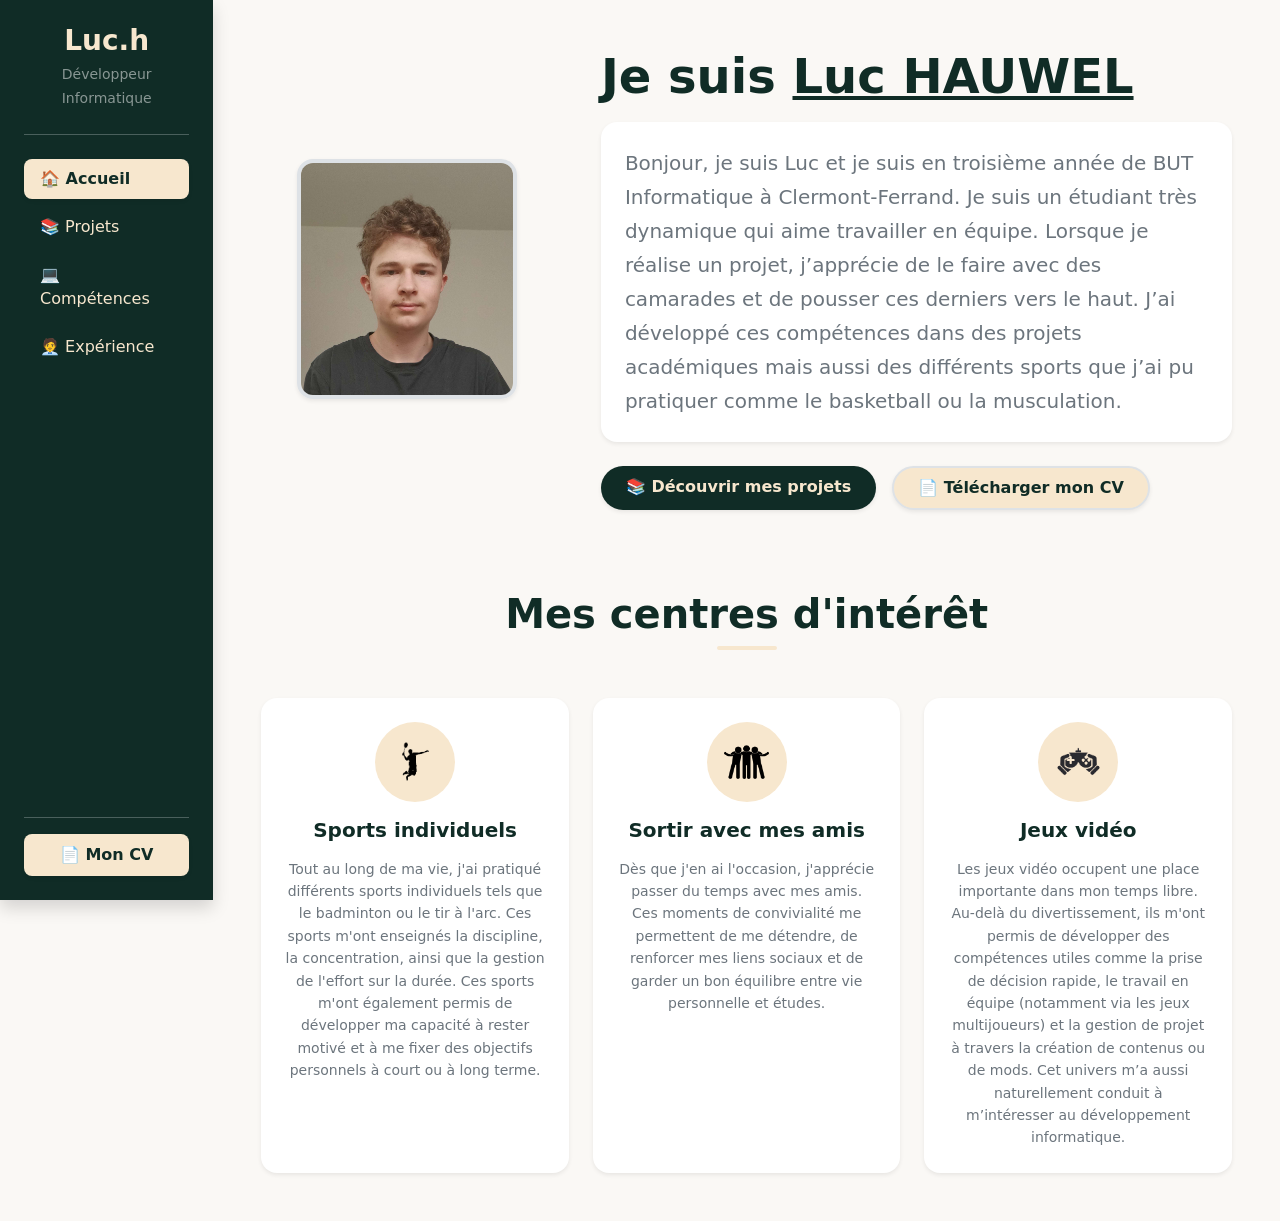
<file: index.html>
<!DOCTYPE html>
<html lang="fr">
<head>
    <meta charset="UTF-8">
    <meta name="viewport" content="width=device-width, initial-scale=1.0">
    <title>🏠 Portfolio - Luc HAUWEL</title>
    <!-- Bootstrap 5 CSS -->
    <link href="https://cdn.jsdelivr.net/npm/bootstrap@5.3.3/dist/css/bootstrap.min.css" rel="stylesheet">
</head>

<body class="min-vh-100" style="background-color: #FAF8F5;">

    <!-- NAVBAR MOBILE (affichée uniquement sur petits écrans < lg) -->
    <nav class="navbar navbar-dark d-lg-none sticky-top px-3 shadow-sm" style="background-color: #102C26;">
        <div class="container-fluid">
            <a class="navbar-brand fw-bold" href="index.html" style="color: #F7E7CE;">Luc.h</a>
            <button class="navbar-toggler border-0" type="button" data-bs-toggle="collapse" data-bs-target="#menuNavbar" aria-controls="menuNavbar" aria-expanded="false" aria-label="Toggle navigation">
                <span class="navbar-toggler-icon"></span>
            </button>
            
            <div class="collapse navbar-collapse mt-3" id="menuNavbar">
                <ul class="navbar-nav gap-2 mb-3">
                    <li class="nav-item">
                        <a class="nav-link active fw-bold px-3 rounded-3" href="index.html" style="background-color: #F7E7CE; color: #102C26;">🏠 Accueil</a>
                    </li>
                    <li class="nav-item">
                        <a class="nav-link px-3" href="projets.html" style="color: #F7E7CE;">📚 Projets</a>
                    </li>
                    <li class="nav-item">
                        <a class="nav-link px-3" href="competences.html" style="color: #F7E7CE;">💻 Compétences</a>
                    </li>
                    <li class="nav-item">
                        <a class="nav-link px-3" href="experiences.html" style="color: #F7E7CE;">🧑‍💼 Expérience</a>
                    </li>
                </ul>
                <a href="documents/CV_HAUWEL_LUC.pdf" download class="btn w-100 fw-bold py-2" style="background-color: #F7E7CE; color: #102C26;">📄 Mon CV</a>
            </div>
        </div>
    </nav>

    <!-- STRUCTURE PRINCIPALE (GRILLE BOOTSTRAP) -->
    <div class="container-fluid">
        <div class="row">

            <!-- SIDEBAR DESKTOP (Fixe à gauche sur écran large) -->
            <aside class="col-lg-3 col-xl-2 d-none d-lg-flex flex-column justify-content-between sticky-top vh-100 p-4 shadow" style="background-color: #102C26;">
                <div>
                    <!-- Logo / Identité -->
                    <div class="text-center pb-4 mb-4 border-bottom border-light border-opacity-25">
                        <h2 class="h3 fw-bold mb-1" style="color: #F7E7CE;">Luc.h</h2>
                        <small class="text-white-50">Développeur Informatique</small>
                    </div>

                    <!-- Navigation -->
                    <nav class="nav nav-pills flex-column gap-2">
                        <a class="nav-link fw-bold px-3 py-2 rounded-3 shadow-sm" href="index.html" style="background-color: #F7E7CE; color: #102C26;">🏠 Accueil</a>
                        <a class="nav-link fw-medium px-3 py-2 rounded-3" href="projets.html" style="color: #F7E7CE;">📚 Projets</a>
                        <a class="nav-link fw-medium px-3 py-2 rounded-3" href="competences.html" style="color: #F7E7CE;">💻 Compétences</a>
                        <a class="nav-link fw-medium px-3 py-2 rounded-3" href="experiences.html" style="color: #F7E7CE;">🧑‍💼 Expérience</a>
                    </nav>
                </div>

                <!-- Bouton Téléchargement CV -->
                <div class="pt-3 border-top border-light border-opacity-25">
                    <a href="documents/CV_HAUWEL_LUC.pdf" download class="btn w-100 fw-bold py-2 shadow-sm rounded-3" style="background-color: #F7E7CE; color: #102C26;">📄 Mon CV</a>
                </div>
            </aside>

            <!-- CONTENU DE LA PAGE -->
            <main class="col-12 col-lg-9 col-xl-10 px-4 px-md-5 py-5">

                <!-- SECTION HERO (PHOTO + PRÉSENTATION) -->
                <section class="row align-items-center g-5 mb-5 pb-lg-3">
                    
                    <!-- Colonne Photo -->
                    <div class="col-12 col-md-5 col-xl-4 text-center">
                        <img src="images/photo_cv.jpg" alt="Luc HAUWEL" width="220" height="240" class="img-fluid rounded-4 shadow-sm border border-4" style="border-color: #F7E7CE; object-fit: cover;">
                    </div>

                    <!-- Colonne Présentation -->
                    <div class="col-12 col-md-7 col-xl-8">

                        <h1 class="display-5 fw-bold mb-3" style="color: #102C26;">
                            Je suis <span class="text-decoration-underline" style="text-decoration-color: #F7E7CE;">Luc HAUWEL</span>
                        </h1>

                        <div class="card border-0 shadow-sm rounded-4 p-4 mb-4" style="background-color: #FFFFFF;">
                            <p class="card-text text-secondary fs-5 mb-0" style="line-height: 1.7;">
                                Bonjour, je suis Luc et je suis en troisième année de BUT Informatique à Clermont-Ferrand. Je suis un étudiant très dynamique qui aime travailler en équipe. Lorsque je réalise un projet, j’apprécie de le faire avec des camarades et de pousser ces derniers vers le haut. J’ai développé ces compétences dans des projets académiques mais aussi des différents sports que j’ai pu pratiquer comme le basketball ou la musculation.
                            </p>
                        </div>

                        <div class="d-flex flex-wrap gap-3">
                            <a href="projets.html" class="btn px-4 py-2 fw-semibold rounded-pill shadow-sm" style="background-color: #102C26; color: #F7E7CE;">📚 Découvrir mes projets</a>
                            <a href="documents/CV_HAUWEL_LUC.pdf" download class="btn px-4 py-2 fw-semibold rounded-pill border border-2 shadow-sm" style="border-color: #102C26; color: #102C26; background-color: #F7E7CE;">📄 Télécharger mon CV</a>
                        </div>
                    </div>

                </section>

                <!-- SECTION CENTRES D'INTÉRÊT -->
                <section class="mt-5 pt-3">
                    <div class="text-center mb-5">
                        <h2 class="display-6 fw-bold mb-2" style="color: #102C26;">Mes centres d'intérêt</h2>
                        <div class="mx-auto rounded-pill" style="width: 60px; height: 4px; background-color: #F7E7CE;"></div>
                    </div>

                    <div class="row g-4">
                        
                        <!-- Carte 1 : Badminton -->
                        <div class="col-12 col-md-4">
                            <div class="card h-100 border-0 shadow-sm rounded-4 p-4 text-center" style="background-color: #FFFFFF;">
                                <div class="rounded-circle d-inline-flex align-items-center justify-content-center mx-auto mb-3" style="width: 80px; height: 80px; background-color: #F7E7CE;">
                                    <img src="images/logo_badminton.png" alt="Sport" width="45" height="45" class="img-fluid" style="object-fit: contain;">
                                </div>
                                <h3 class="h5 fw-bold mb-3" style="color: #102C26;">Sports individuels</h3>
                                <p class="card-text text-secondary small mb-0" style="line-height: 1.6;">
                                    Tout au long de ma vie, j'ai pratiqué différents sports individuels tels que le badminton ou le tir à l'arc. Ces sports m'ont enseignés la discipline, la concentration, ainsi que la gestion de l'effort sur la durée. Ces sports m'ont également permis de développer ma capacité à rester motivé et à me fixer des objectifs personnels à court ou à long terme.
                                </p>
                            </div>
                        </div>

                        <!-- Carte 2 : Amis -->
                        <div class="col-12 col-md-4">
                            <div class="card h-100 border-0 shadow-sm rounded-4 p-4 text-center" style="background-color: #FFFFFF;">
                                <div class="rounded-circle d-inline-flex align-items-center justify-content-center mx-auto mb-3" style="width: 80px; height: 80px; background-color: #F7E7CE;">
                                    <img src="images/logo_amis.png" alt="Amis" width="45" height="45" class="img-fluid" style="object-fit: contain;">
                                </div>
                                <h3 class="h5 fw-bold mb-3" style="color: #102C26;">Sortir avec mes amis</h3>
                                <p class="card-text text-secondary small mb-0" style="line-height: 1.6;">
                                    Dès que j'en ai l'occasion, j'apprécie passer du temps avec mes amis. Ces moments de convivialité me permettent de me détendre, de renforcer mes liens sociaux et de garder un bon équilibre entre vie personnelle et études.
                                </p>
                            </div>
                        </div>

                        <!-- Carte 3 : Jeux vidéo -->
                        <div class="col-12 col-md-4">
                            <div class="card h-100 border-0 shadow-sm rounded-4 p-4 text-center" style="background-color: #FFFFFF;">
                                <div class="rounded-circle d-inline-flex align-items-center justify-content-center mx-auto mb-3" style="width: 80px; height: 80px; background-color: #F7E7CE;">
                                    <img src="images/logo_jeux.jpg" alt="Jeux vidéo" width="45" height="45" class="img-fluid rounded-circle" style="object-fit: contain;">
                                </div>
                                <h3 class="h5 fw-bold mb-3" style="color: #102C26;">Jeux vidéo</h3>
                                <p class="card-text text-secondary small mb-0" style="line-height: 1.6;">
                                    Les jeux vidéo occupent une place importante dans mon temps libre. Au-delà du divertissement, ils m'ont permis de développer des compétences utiles comme la prise de décision rapide, le travail en équipe (notamment via les jeux multijoueurs) et la gestion de projet à travers la création de contenus ou de mods. Cet univers m’a aussi naturellement conduit à m’intéresser au développement informatique.
                                </p>
                            </div>
                        </div>

                    </div>
                </section>

            </main>
        </div>
    </div>

    <!-- Bootstrap 5 JavaScript Bundle -->
    <script src="https://cdn.jsdelivr.net/npm/bootstrap@5.3.3/dist/js/bootstrap.bundle.min.js"></script>
</body>
</html>
</file>
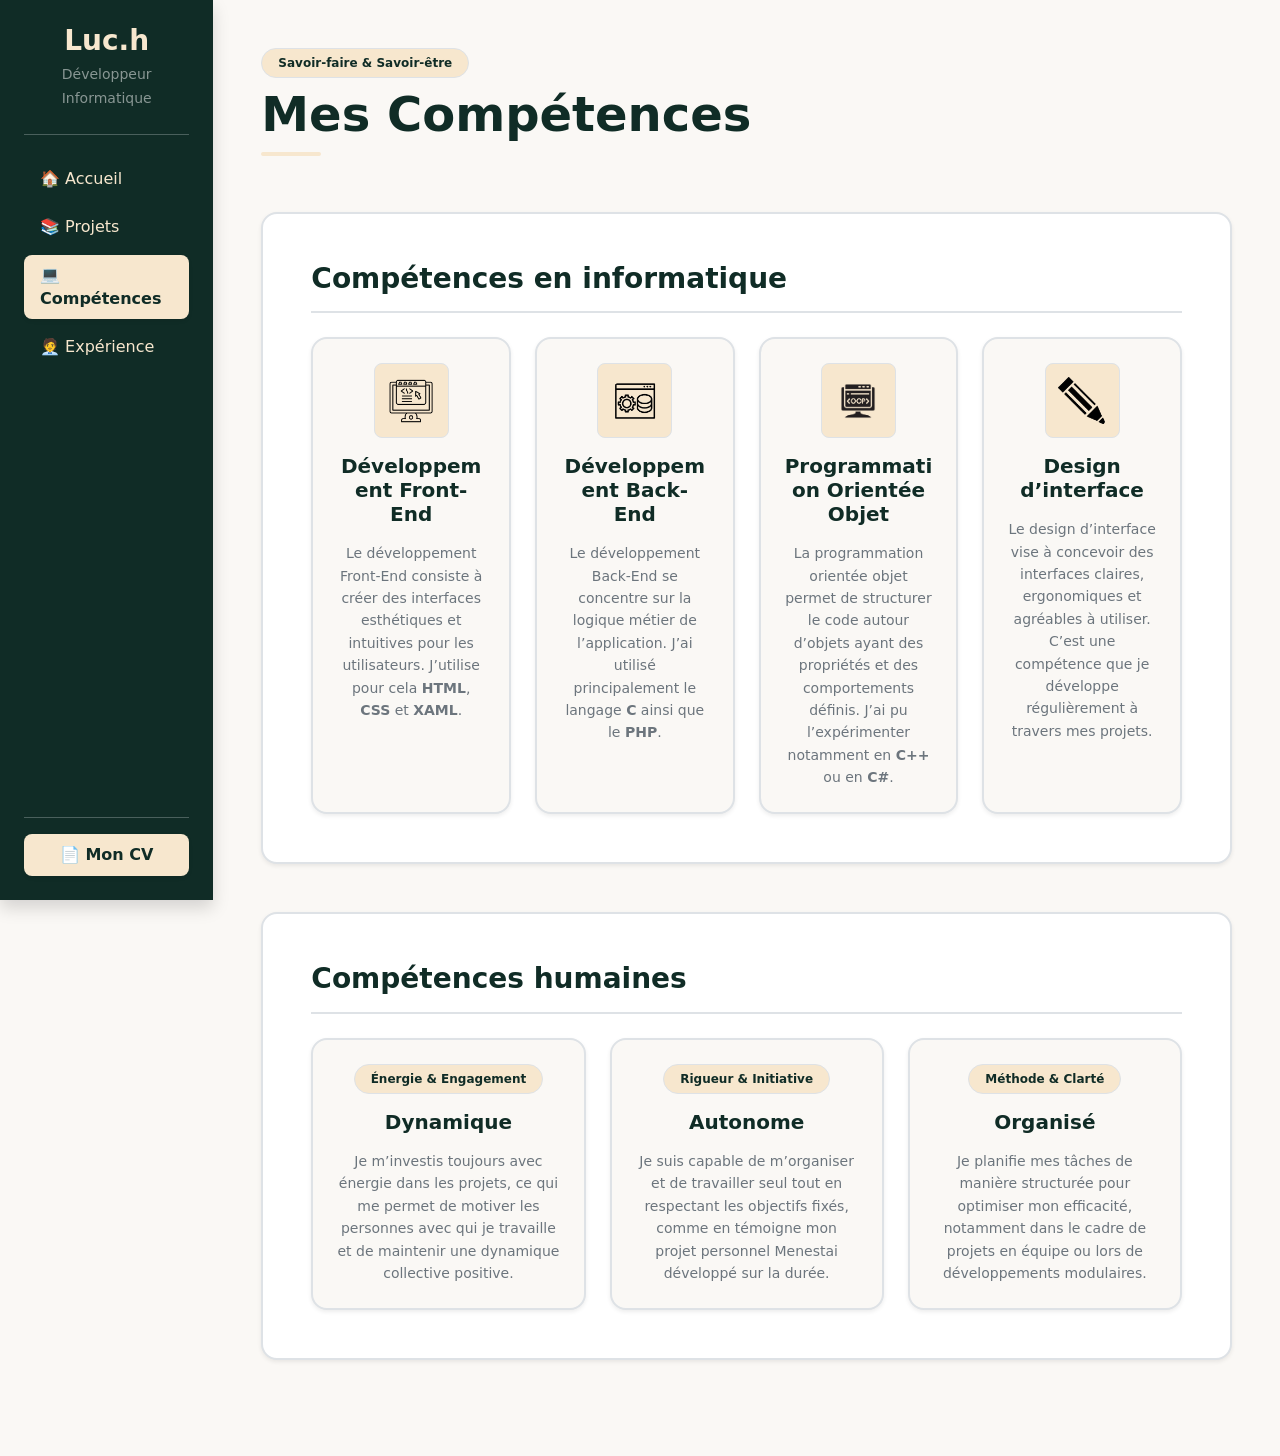
<file: competences.html>
<!DOCTYPE html>
<html lang="fr">
<head>
    <meta charset="UTF-8">
    <meta name="viewport" content="width=device-width, initial-scale=1.0">
    <title>💻 Portfolio - Compétences - Luc HAUWEL</title>
    <!-- Bootstrap 5 CSS -->
    <link href="https://cdn.jsdelivr.net/npm/bootstrap@5.3.3/dist/css/bootstrap.min.css" rel="stylesheet">
</head>

<body class="min-vh-100" style="background-color: #FAF8F5;">

    <!-- NAVBAR MOBILE (affichée uniquement sur petits écrans < lg) -->
    <nav class="navbar navbar-dark d-lg-none sticky-top px-3 shadow-sm" style="background-color: #102C26;">
        <div class="container-fluid">
            <a class="navbar-brand fw-bold" href="index.html" style="color: #F7E7CE;">Luc.h</a>
            <button class="navbar-toggler border-0" type="button" data-bs-toggle="collapse" data-bs-target="#menuNavbar" aria-controls="menuNavbar" aria-expanded="false" aria-label="Toggle navigation">
                <span class="navbar-toggler-icon"></span>
            </button>
            
            <div class="collapse navbar-collapse mt-3" id="menuNavbar">
                <ul class="navbar-nav gap-2 mb-3">
                    <li class="nav-item">
                        <a class="nav-link px-3" href="index.html" style="color: #F7E7CE;">🏠 Accueil</a>
                    </li>
                    <li class="nav-item">
                        <a class="nav-link px-3" href="projets.html" style="color: #F7E7CE;">📚 Projets</a>
                    </li>
                    <li class="nav-item">
                        <a class="nav-link active fw-bold px-3 rounded-3" href="competences.html" style="background-color: #F7E7CE; color: #102C26;">💻 Compétences</a>
                    </li>
                    <li class="nav-item">
                        <a class="nav-link px-3" href="experiences.html" style="color: #F7E7CE;">🧑‍💼 Expérience</a>
                    </li>
                </ul>
                <a href="documents/CV_HAUWEL_LUC.pdf" download class="btn w-100 fw-bold py-2" style="background-color: #F7E7CE; color: #102C26;">📄 Mon CV</a>
            </div>
        </div>
    </nav>

    <!-- STRUCTURE PRINCIPALE (GRILLE BOOTSTRAP) -->
    <div class="container-fluid">
        <div class="row">

            <!-- SIDEBAR DESKTOP (Fixe à gauche sur grand écran) -->
            <aside class="col-lg-3 col-xl-2 d-none d-lg-flex flex-column justify-content-between sticky-top vh-100 p-4 shadow" style="background-color: #102C26;">
                <div>
                    <!-- Logo / Identité -->
                    <div class="text-center pb-4 mb-4 border-bottom border-light border-opacity-25">
                        <h2 class="h3 fw-bold mb-1" style="color: #F7E7CE;">Luc.h</h2>
                        <small class="text-white-50">Développeur Informatique</small>
                    </div>

                    <!-- Navigation -->
                    <nav class="nav nav-pills flex-column gap-2">
                        <a class="nav-link fw-medium px-3 py-2 rounded-3" href="index.html" style="color: #F7E7CE;">🏠 Accueil</a>
                        <a class="nav-link fw-medium px-3 py-2 rounded-3" href="projets.html" style="color: #F7E7CE;">📚 Projets</a>
                        <a class="nav-link fw-bold px-3 py-2 rounded-3 shadow-sm" href="competences.html" style="background-color: #F7E7CE; color: #102C26;">💻 Compétences</a>
                        <a class="nav-link fw-medium px-3 py-2 rounded-3" href="experiences.html" style="color: #F7E7CE;">🧑‍💼 Expérience</a>
                    </nav>
                </div>

                <!-- Bouton Téléchargement CV -->
                <div class="pt-3 border-top border-light border-opacity-25">
                    <a href="documents/CV_HAUWEL_LUC.pdf" download class="btn w-100 fw-bold py-2 shadow-sm rounded-3" style="background-color: #F7E7CE; color: #102C26;">📄 Mon CV</a>
                </div>
            </aside>

            <!-- CONTENU PRINCIPAL -->
            <main class="col-12 col-lg-9 col-xl-10 px-4 px-md-5 py-5">

                <!-- EN-TÊTE DE LA PAGE -->
                <header class="mb-5 pb-2">
                    <span class="badge rounded-pill px-3 py-2 mb-2 fw-semibold border" style="background-color: #F7E7CE; color: #102C26; border-color: #102C26;">
                        Savoir-faire & Savoir-être
                    </span>
                    <h1 class="display-5 fw-bold mb-2" style="color: #102C26;">Mes Compétences</h1>
                    <div class="rounded-pill" style="width: 60px; height: 4px; background-color: #F7E7CE;"></div>
                </header>

                <!-- SECTION 1 : GRAND BLOC COMPÉTENCES EN INFORMATIQUE -->
                <section class="card border border-2 rounded-4 p-4 p-md-5 mb-5 shadow-sm" style="border-color: #102C26; background-color: #FFFFFF;">
                    
                    <!-- Titre de section avec ligne de séparation -->
                    <div class="border-bottom border-2 pb-3 mb-4" style="border-color: #102C26;">
                        <h2 class="h3 fw-bold mb-0" style="color: #102C26;">Compétences en informatique</h2>
                    </div>

                    <!-- Grille des sous-blocs -->
                    <div class="row g-4">
                        
                        <!-- Bloc Front-End -->
                        <div class="col-12 col-md-6 col-xl-3">
                            <div class="card h-100 border border-2 rounded-4 p-4 text-center shadow-sm" style="border-color: #102C26; background-color: #FAF8F5;">
                                <div class="rounded-3 d-inline-flex align-items-center justify-content-center mx-auto mb-3 p-2 border" style="width: 75px; height: 75px; background-color: #F7E7CE; border-color: #102C26;">
                                    <img src="images/front_end.jpg" alt="Front-End" class="img-fluid rounded" style="max-height: 48px; object-fit: contain;">
                                </div>
                                <h3 class="h5 fw-bold mb-3" style="color: #102C26;">Développement Front-End</h3>
                                <p class="card-text text-secondary small mb-0" style="line-height: 1.6;">
                                    Le développement Front-End consiste à créer des interfaces esthétiques et intuitives pour les utilisateurs. J’utilise pour cela <b>HTML</b>, <b>CSS</b> et <b>XAML</b>.
                                </p>
                            </div>
                        </div>

                        <!-- Bloc Back-End -->
                        <div class="col-12 col-md-6 col-xl-3">
                            <div class="card h-100 border border-2 rounded-4 p-4 text-center shadow-sm" style="border-color: #102C26; background-color: #FAF8F5;">
                                <div class="rounded-3 d-inline-flex align-items-center justify-content-center mx-auto mb-3 p-2 border" style="width: 75px; height: 75px; background-color: #F7E7CE; border-color: #102C26;">
                                    <img src="images/back_end.jpg" alt="Back-End" class="img-fluid rounded" style="max-height: 48px; object-fit: contain;">
                                </div>
                                <h3 class="h5 fw-bold mb-3" style="color: #102C26;">Développement Back-End</h3>
                                <p class="card-text text-secondary small mb-0" style="line-height: 1.6;">
                                    Le développement Back-End se concentre sur la logique métier de l’application. J’ai utilisé principalement le langage <b>C</b> ainsi que le <b>PHP</b>.
                                </p>
                            </div>
                        </div>

                        <!-- Bloc POO -->
                        <div class="col-12 col-md-6 col-xl-3">
                            <div class="card h-100 border border-2 rounded-4 p-4 text-center shadow-sm" style="border-color: #102C26; background-color: #FAF8F5;">
                                <div class="rounded-3 d-inline-flex align-items-center justify-content-center mx-auto mb-3 p-2 border" style="width: 75px; height: 75px; background-color: #F7E7CE; border-color: #102C26;">
                                    <img src="images/oop.png" alt="POO" class="img-fluid rounded" style="max-height: 48px; object-fit: contain;">
                                </div>
                                <h3 class="h5 fw-bold mb-3" style="color: #102C26;">Programmation Orientée Objet</h3>
                                <p class="card-text text-secondary small mb-0" style="line-height: 1.6;">
                                    La programmation orientée objet permet de structurer le code autour d’objets ayant des propriétés et des comportements définis. J’ai pu l’expérimenter notamment en <b>C++</b> ou en <b>C#</b>.
                                </p>
                            </div>
                        </div>

                        <!-- Bloc Design d'interface -->
                        <div class="col-12 col-md-6 col-xl-3">
                            <div class="card h-100 border border-2 rounded-4 p-4 text-center shadow-sm" style="border-color: #102C26; background-color: #FAF8F5;">
                                <div class="rounded-3 d-inline-flex align-items-center justify-content-center mx-auto mb-3 p-2 border" style="width: 75px; height: 75px; background-color: #F7E7CE; border-color: #102C26;">
                                    <img src="images/design.jpg" alt="Design d'interface" class="img-fluid rounded" style="max-height: 48px; object-fit: contain;">
                                </div>
                                <h3 class="h5 fw-bold mb-3" style="color: #102C26;">Design d’interface</h3>
                                <p class="card-text text-secondary small mb-0" style="line-height: 1.6;">
                                    Le design d’interface vise à concevoir des interfaces claires, ergonomiques et agréables à utiliser. C’est une compétence que je développe régulièrement à travers mes projets.
                                </p>
                            </div>
                        </div>

                    </div>
                </section>

                <!-- SECTION 2 : GRAND BLOC COMPÉTENCES HUMAINES -->
                <section class="card border border-2 rounded-4 p-4 p-md-5 mb-5 shadow-sm" style="border-color: #102C26; background-color: #FFFFFF;">
                    
                    <!-- Titre de section avec ligne de séparation -->
                    <div class="border-bottom border-2 pb-3 mb-4" style="border-color: #102C26;">
                        <h2 class="h3 fw-bold mb-0" style="color: #102C26;">Compétences humaines</h2>
                    </div>

                    <!-- Grille des sous-blocs -->
                    <div class="row g-4">
                        
                        <!-- Bloc Dynamique -->
                        <div class="col-12 col-md-4">
                            <div class="card h-100 border border-2 rounded-4 p-4 text-center shadow-sm" style="border-color: #102C26; background-color: #FAF8F5;">
                                <div class="badge rounded-pill px-3 py-2 mb-3 fw-semibold align-self-center border" style="background-color: #F7E7CE; color: #102C26; border-color: #102C26;">
                                    Énergie & Engagement
                                </div>
                                <h3 class="h5 fw-bold mb-3" style="color: #102C26;">Dynamique</h3>
                                <p class="card-text text-secondary small mb-0" style="line-height: 1.6;">
                                    Je m’investis toujours avec énergie dans les projets, ce qui me permet de motiver les personnes avec qui je travaille et de maintenir une dynamique collective positive.
                                </p>
                            </div>
                        </div>

                        <!-- Bloc Autonome -->
                        <div class="col-12 col-md-4">
                            <div class="card h-100 border border-2 rounded-4 p-4 text-center shadow-sm" style="border-color: #102C26; background-color: #FAF8F5;">
                                <div class="badge rounded-pill px-3 py-2 mb-3 fw-semibold align-self-center border" style="background-color: #F7E7CE; color: #102C26; border-color: #102C26;">
                                    Rigueur & Initiative
                                </div>
                                <h3 class="h5 fw-bold mb-3" style="color: #102C26;">Autonome</h3>
                                <p class="card-text text-secondary small mb-0" style="line-height: 1.6;">
                                    Je suis capable de m’organiser et de travailler seul tout en respectant les objectifs fixés, comme en témoigne mon projet personnel Menestai développé sur la durée.
                                </p>
                            </div>
                        </div>

                        <!-- Bloc Organisé -->
                        <div class="col-12 col-md-4">
                            <div class="card h-100 border border-2 rounded-4 p-4 text-center shadow-sm" style="border-color: #102C26; background-color: #FAF8F5;">
                                <div class="badge rounded-pill px-3 py-2 mb-3 fw-semibold align-self-center border" style="background-color: #F7E7CE; color: #102C26; border-color: #102C26;">
                                    Méthode & Clarté
                                </div>
                                <h3 class="h5 fw-bold mb-3" style="color: #102C26;">Organisé</h3>
                                <p class="card-text text-secondary small mb-0" style="line-height: 1.6;">
                                    Je planifie mes tâches de manière structurée pour optimiser mon efficacité, notamment dans le cadre de projets en équipe ou lors de développements modulaires.
                                </p>
                            </div>
                        </div>

                    </div>
                </section>

            </main>
        </div>
    </div>

    <!-- Bootstrap 5 JavaScript Bundle -->
    <script src="https://cdn.jsdelivr.net/npm/bootstrap@5.3.3/dist/js/bootstrap.bundle.min.js"></script>
</body>
</html>
</file>
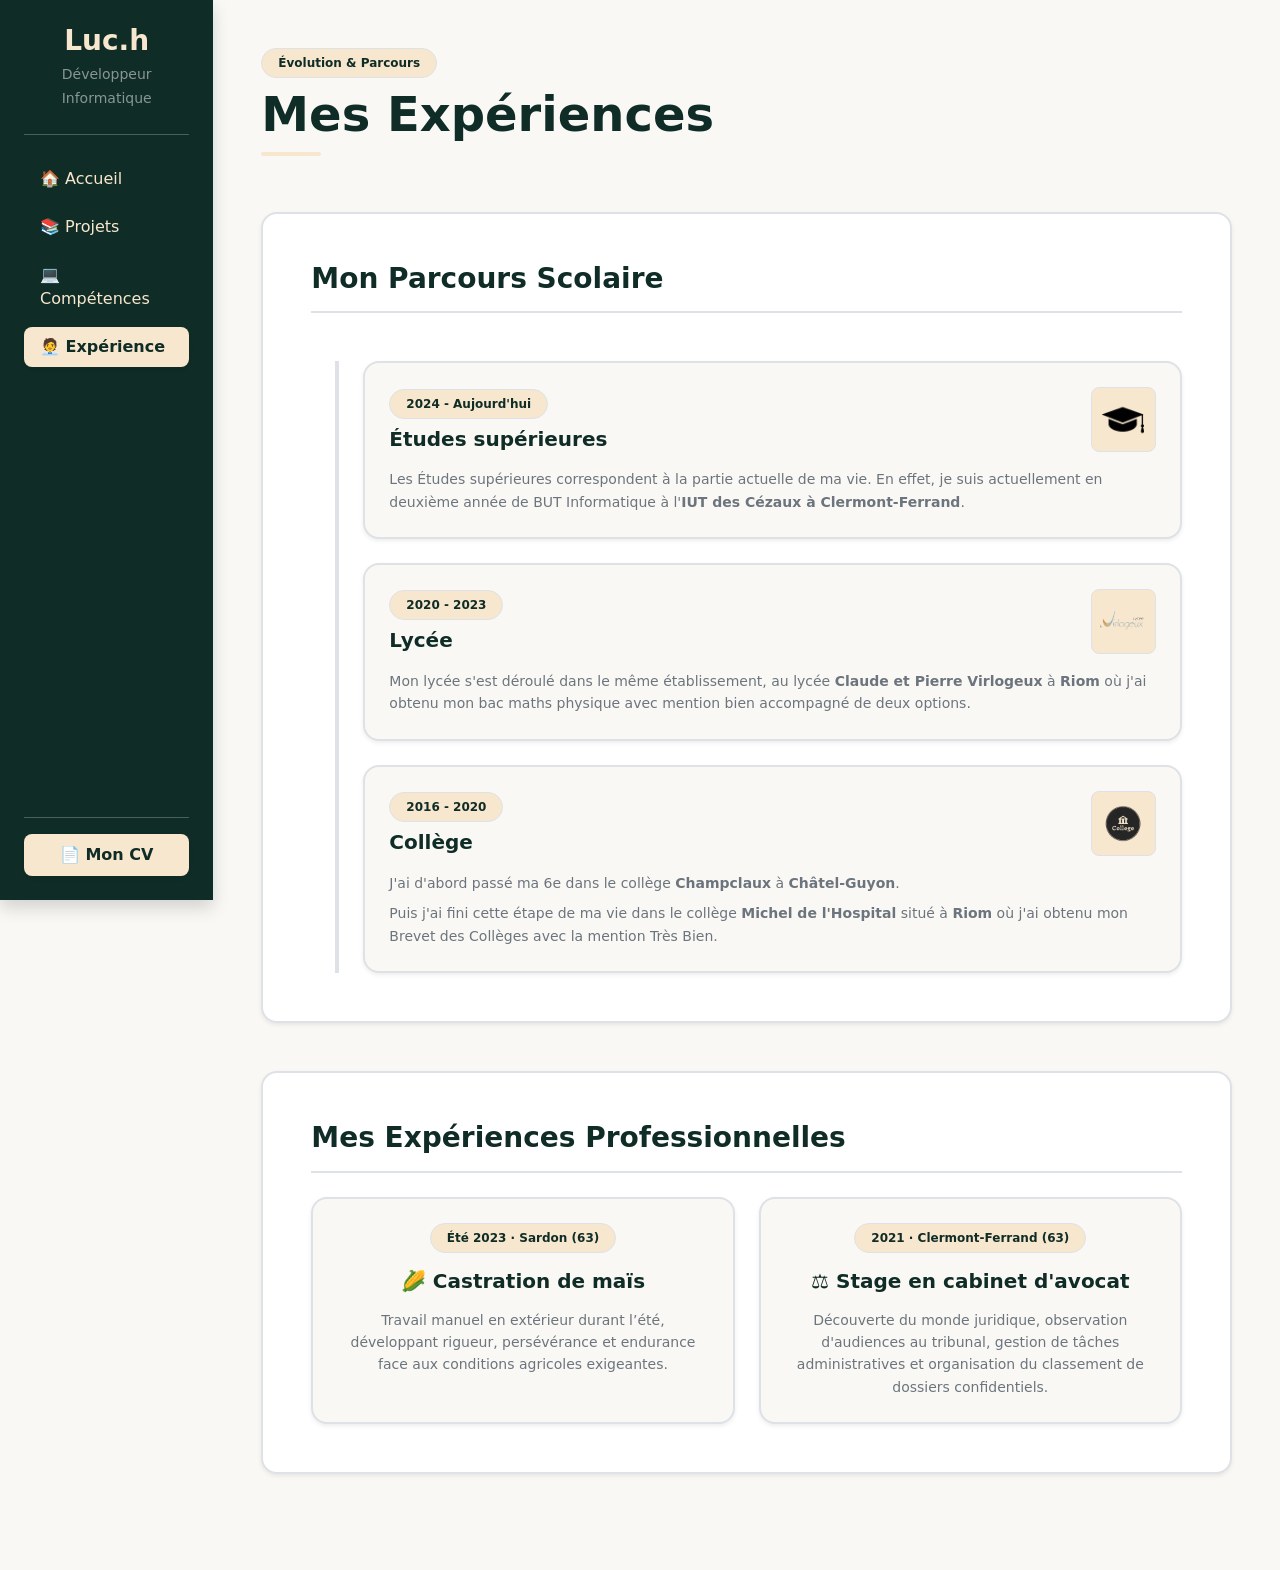
<file: experiences.html>
<!DOCTYPE html>
<html lang="fr">
<head>
    <meta charset="UTF-8">
    <meta name="viewport" content="width=device-width, initial-scale=1.0">
    <title>🧑‍💼 Portfolio - Expérience - Luc HAUWEL</title>
    <!-- Bootstrap 5 CSS -->
    <link href="https://cdn.jsdelivr.net/npm/bootstrap@5.3.3/dist/css/bootstrap.min.css" rel="stylesheet">
</head>

<body class="min-vh-100" style="background-color: #FAF8F5;">

    <!-- NAVBAR MOBILE (affichée uniquement sur petits écrans < lg) -->
    <nav class="navbar navbar-dark d-lg-none sticky-top px-3 shadow-sm" style="background-color: #102C26;">
        <div class="container-fluid">
            <a class="navbar-brand fw-bold" href="index.html" style="color: #F7E7CE;">Luc.h</a>
            <button class="navbar-toggler border-0" type="button" data-bs-toggle="collapse" data-bs-target="#menuNavbar" aria-controls="menuNavbar" aria-expanded="false" aria-label="Toggle navigation">
                <span class="navbar-toggler-icon"></span>
            </button>
            
            <div class="collapse navbar-collapse mt-3" id="menuNavbar">
                <ul class="navbar-nav gap-2 mb-3">
                    <li class="nav-item">
                        <a class="nav-link px-3" href="index.html" style="color: #F7E7CE;">🏠 Accueil</a>
                    </li>
                    <li class="nav-item">
                        <a class="nav-link px-3" href="projets.html" style="color: #F7E7CE;">📚 Projets</a>
                    </li>
                    <li class="nav-item">
                        <a class="nav-link px-3" href="competences.html" style="color: #F7E7CE;">💻 Compétences</a>
                    </li>
                    <li class="nav-item">
                        <a class="nav-link active fw-bold px-3 rounded-3" href="experiences.html" style="background-color: #F7E7CE; color: #102C26;">🧑‍💼 Expérience</a>
                    </li>
                </ul>
                <a href="documents/CV_HAUWEL_LUC.pdf" download class="btn w-100 fw-bold py-2" style="background-color: #F7E7CE; color: #102C26;">📄 Mon CV</a>
            </div>
        </div>
    </nav>

    <!-- STRUCTURE PRINCIPALE (GRILLE BOOTSTRAP) -->
    <div class="container-fluid">
        <div class="row">

            <!-- SIDEBAR DESKTOP (Fixe à gauche sur grand écran) -->
            <aside class="col-lg-3 col-xl-2 d-none d-lg-flex flex-column justify-content-between sticky-top vh-100 p-4 shadow" style="background-color: #102C26;">
                <div>
                    <!-- Logo / Identité -->
                    <div class="text-center pb-4 mb-4 border-bottom border-light border-opacity-25">
                        <h2 class="h3 fw-bold mb-1" style="color: #F7E7CE;">Luc.h</h2>
                        <small class="text-white-50">Développeur Informatique</small>
                    </div>

                    <!-- Navigation -->
                    <nav class="nav nav-pills flex-column gap-2">
                        <a class="nav-link fw-medium px-3 py-2 rounded-3" href="index.html" style="color: #F7E7CE;">🏠 Accueil</a>
                        <a class="nav-link fw-medium px-3 py-2 rounded-3" href="projets.html" style="color: #F7E7CE;">📚 Projets</a>
                        <a class="nav-link fw-medium px-3 py-2 rounded-3" href="competences.html" style="color: #F7E7CE;">💻 Compétences</a>
                        <a class="nav-link fw-bold px-3 py-2 rounded-3 shadow-sm" href="experiences.html" style="background-color: #F7E7CE; color: #102C26;">🧑‍💼 Expérience</a>
                    </nav>
                </div>

                <!-- Bouton Téléchargement CV -->
                <div class="pt-3 border-top border-light border-opacity-25">
                    <a href="documents/CV_HAUWEL_LUC.pdf" download class="btn w-100 fw-bold py-2 shadow-sm rounded-3" style="background-color: #F7E7CE; color: #102C26;">📄 Mon CV</a>
                </div>
            </aside>

            <!-- CONTENU PRINCIPAL -->
            <main class="col-12 col-lg-9 col-xl-10 px-4 px-md-5 py-5">

                <!-- EN-TÊTE DE LA PAGE -->
                <header class="mb-5 pb-2">
                    <span class="badge rounded-pill px-3 py-2 mb-2 fw-semibold border" style="background-color: #F7E7CE; color: #102C26; border-color: #102C26;">
                        Évolution & Parcours
                    </span>
                    <h1 class="display-5 fw-bold mb-2" style="color: #102C26;">Mes Expériences</h1>
                    <div class="rounded-pill" style="width: 60px; height: 4px; background-color: #F7E7CE;"></div>
                </header>

                <!-- SECTION 1 : GRAND BLOC PARCOURS SCOLAIRE (TIMELINE BOOTSTRAP) -->
                <section class="card border border-2 rounded-4 p-4 p-md-5 mb-5 shadow-sm" style="border-color: #102C26; background-color: #FFFFFF;">
                    
                    <div class="border-bottom border-2 pb-3 mb-5" style="border-color: #102C26;">
                        <h2 class="h3 fw-bold mb-0" style="color: #102C26;">Mon Parcours Scolaire</h2>
                    </div>

                    <!-- Ligne verticale de la timeline via la bordure Bootstrap -->
                    <div class="border-start border-4 ps-3 ps-md-4 ms-2 ms-md-4 d-flex flex-column gap-4" style="border-color: #102C26;">

                        <!-- Étape 1 : Enseignement supérieur -->
                        <div class="card border border-2 rounded-4 p-4 shadow-sm" style="border-color: #102C26; background-color: #FAF8F5;">
                            <div class="d-flex flex-wrap align-items-center justify-content-between gap-3 mb-3">
                                <div>
                                    <span class="badge rounded-pill px-3 py-2 fw-semibold border mb-2" style="background-color: #F7E7CE; color: #102C26; border-color: #102C26;">
                                        2024 - Aujourd'hui
                                    </span>
                                    <h3 class="h5 fw-bold mb-0" style="color: #102C26;">Études supérieures</h3>
                                </div>
                                <div class="rounded-3 p-2 border d-inline-flex align-items-center justify-content-center" style="width: 65px; height: 65px; background-color: #F7E7CE; border-color: #102C26;">
                                    <img src="images/etudes_sup.jpg" alt="Études supérieures" class="img-fluid rounded" style="max-height: 42px; object-fit: contain;">
                                </div>
                            </div>
                            <p class="text-secondary small mb-0" style="line-height: 1.6;">
                                Les Études supérieures correspondent à la partie actuelle de ma vie. En effet, je suis actuellement en deuxième année de BUT Informatique à l'<strong>IUT des Cézaux à Clermont-Ferrand</strong>.
                            </p>
                        </div>

                        <!-- Étape 2 : Lycée -->
                        <div class="card border border-2 rounded-4 p-4 shadow-sm" style="border-color: #102C26; background-color: #FAF8F5;">
                            <div class="d-flex flex-wrap align-items-center justify-content-between gap-3 mb-3">
                                <div>
                                    <span class="badge rounded-pill px-3 py-2 fw-semibold border mb-2" style="background-color: #F7E7CE; color: #102C26; border-color: #102C26;">
                                        2020 - 2023
                                    </span>
                                    <h3 class="h5 fw-bold mb-0" style="color: #102C26;">Lycée</h3>
                                </div>
                                <div class="rounded-3 p-2 border d-inline-flex align-items-center justify-content-center" style="width: 65px; height: 65px; background-color: #F7E7CE; border-color: #102C26;">
                                    <img src="images/lycee.png" alt="Lycée" class="img-fluid rounded" style="max-height: 42px; object-fit: contain;">
                                </div>
                            </div>
                            <p class="text-secondary small mb-0" style="line-height: 1.6;">
                                Mon lycée s'est déroulé dans le même établissement, au lycée <strong>Claude et Pierre Virlogeux</strong> à <strong>Riom</strong> où j'ai obtenu mon bac maths physique avec mention bien accompagné de deux options.
                            </p>
                        </div>

                        <!-- Étape 3 : Collège -->
                        <div class="card border border-2 rounded-4 p-4 shadow-sm" style="border-color: #102C26; background-color: #FAF8F5;">
                            <div class="d-flex flex-wrap align-items-center justify-content-between gap-3 mb-3">
                                <div>
                                    <span class="badge rounded-pill px-3 py-2 fw-semibold border mb-2" style="background-color: #F7E7CE; color: #102C26; border-color: #102C26;">
                                        2016 - 2020
                                    </span>
                                    <h3 class="h5 fw-bold mb-0" style="color: #102C26;">Collège</h3>
                                </div>
                                <div class="rounded-3 p-2 border d-inline-flex align-items-center justify-content-center" style="width: 65px; height: 65px; background-color: #F7E7CE; border-color: #102C26;">
                                    <img src="images/college.png" alt="Collège" class="img-fluid rounded" style="max-height: 42px; object-fit: contain;">
                                </div>
                            </div>
                            <p class="text-secondary small mb-2" style="line-height: 1.6;">
                                J'ai d'abord passé ma 6e dans le collège <strong>Champclaux</strong> à <strong>Châtel-Guyon</strong>.
                            </p>
                            <p class="text-secondary small mb-0" style="line-height: 1.6;">
                                Puis j'ai fini cette étape de ma vie dans le collège <strong>Michel de l'Hospital</strong> situé à <strong>Riom</strong> où j'ai obtenu mon Brevet des Collèges avec la mention Très Bien.
                            </p>
                        </div>

                    </div>
                </section>

                <!-- SECTION 2 : GRAND BLOC EXPÉRIENCES PROFESSIONNELLES -->
                <section class="card border border-2 rounded-4 p-4 p-md-5 mb-5 shadow-sm" style="border-color: #102C26; background-color: #FFFFFF;">
                    
                    <div class="border-bottom border-2 pb-3 mb-4" style="border-color: #102C26;">
                        <h2 class="h3 fw-bold mb-0" style="color: #102C26;">Mes Expériences Professionnelles</h2>
                    </div>

                    <div class="row g-4">
                        
                        <!-- Bloc Castration de maïs -->
                        <div class="col-12 col-md-6">
                            <div class="card h-100 border border-2 rounded-4 p-4 text-center shadow-sm" style="border-color: #102C26; background-color: #FAF8F5;">
                                <div class="badge rounded-pill px-3 py-2 mb-3 fw-semibold align-self-center border" style="background-color: #F7E7CE; color: #102C26; border-color: #102C26;">
                                    Été 2023 · Sardon (63)
                                </div>
                                <h3 class="h5 fw-bold mb-3" style="color: #102C26;">🌽 Castration de maïs</h3>
                                <p class="card-text text-secondary small mb-0" style="line-height: 1.6;">
                                    Travail manuel en extérieur durant l’été, développant rigueur, persévérance et endurance face aux conditions agricoles exigeantes.
                                </p>
                            </div>
                        </div>

                        <!-- Bloc Stage en cabinet d'avocat -->
                        <div class="col-12 col-md-6">
                            <div class="card h-100 border border-2 rounded-4 p-4 text-center shadow-sm" style="border-color: #102C26; background-color: #FAF8F5;">
                                <div class="badge rounded-pill px-3 py-2 mb-3 fw-semibold align-self-center border" style="background-color: #F7E7CE; color: #102C26; border-color: #102C26;">
                                    2021 · Clermont-Ferrand (63)
                                </div>
                                <h3 class="h5 fw-bold mb-3" style="color: #102C26;">⚖️ Stage en cabinet d'avocat</h3>
                                <p class="card-text text-secondary small mb-0" style="line-height: 1.6;">
                                    Découverte du monde juridique, observation d'audiences au tribunal, gestion de tâches administratives et organisation du classement de dossiers confidentiels.
                                </p>
                            </div>
                        </div>

                    </div>
                </section>

            </main>
        </div>
    </div>

    <!-- Bootstrap 5 JavaScript Bundle -->
    <script src="https://cdn.jsdelivr.net/npm/bootstrap@5.3.3/dist/js/bootstrap.bundle.min.js"></script>
</body>
</html>
</file>
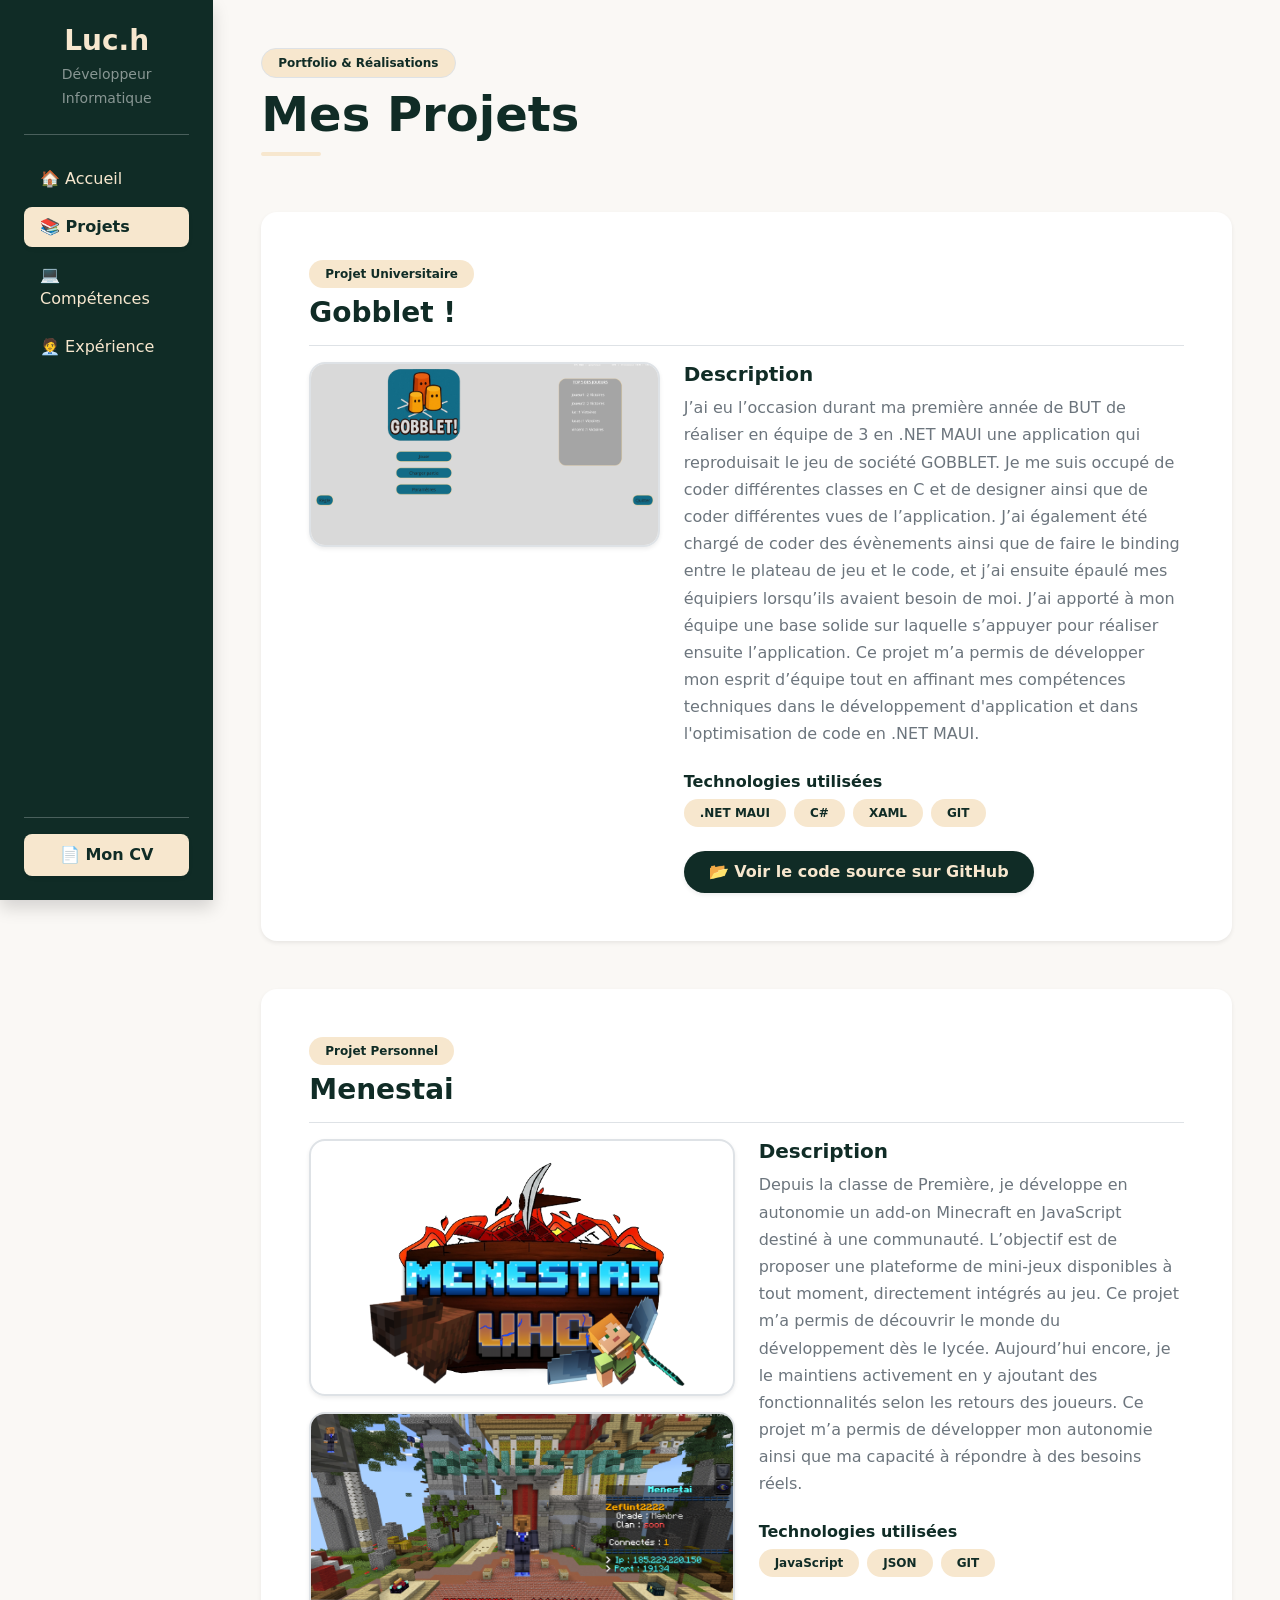
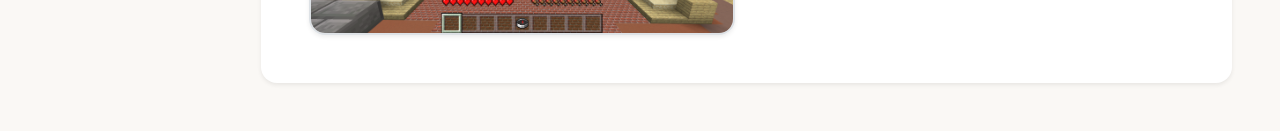
<file: projets.html>
<!DOCTYPE html>
<html lang="fr">
<head>
    <meta charset="UTF-8">
    <meta name="viewport" content="width=device-width, initial-scale=1.0">
    <title>📚 Portfolio - Projets - Luc HAUWEL</title>
    <!-- Bootstrap 5 CSS -->
    <link href="https://cdn.jsdelivr.net/npm/bootstrap@5.3.3/dist/css/bootstrap.min.css" rel="stylesheet">
</head>

<body class="min-vh-100" style="background-color: #FAF8F5;">

    <!-- NAVBAR MOBILE (affichée uniquement sur petits écrans < lg) -->
    <nav class="navbar navbar-dark d-lg-none sticky-top px-3 shadow-sm" style="background-color: #102C26;">
        <div class="container-fluid">
            <a class="navbar-brand fw-bold" href="index.html" style="color: #F7E7CE;">Luc.h</a>
            <button class="navbar-toggler border-0" type="button" data-bs-toggle="collapse" data-bs-target="#menuNavbar" aria-controls="menuNavbar" aria-expanded="false" aria-label="Toggle navigation">
                <span class="navbar-toggler-icon"></span>
            </button>
            
            <div class="collapse navbar-collapse mt-3" id="menuNavbar">
                <ul class="navbar-nav gap-2 mb-3">
                    <li class="nav-item">
                        <a class="nav-link px-3" href="index.html" style="color: #F7E7CE;">🏠 Accueil</a>
                    </li>
                    <li class="nav-item">
                        <a class="nav-link active fw-bold px-3 rounded-3" href="projets.html" style="background-color: #F7E7CE; color: #102C26;">📚 Projets</a>
                    </li>
                    <li class="nav-item">
                        <a class="nav-link px-3" href="competences.html" style="color: #F7E7CE;">💻 Compétences</a>
                    </li>
                    <li class="nav-item">
                        <a class="nav-link px-3" href="experiences.html" style="color: #F7E7CE;">🧑‍💼 Expérience</a>
                    </li>
                </ul>
                <a href="documents/CV_HAUWEL_LUC.pdf" download class="btn w-100 fw-bold py-2" style="background-color: #F7E7CE; color: #102C26;">📄 Mon CV</a>
            </div>
        </div>
    </nav>

    <!-- STRUCTURE PRINCIPALE (GRILLE BOOTSTRAP) -->
    <div class="container-fluid">
        <div class="row">

            <!-- SIDEBAR DESKTOP (Fixe à gauche sur écran large) -->
            <aside class="col-lg-3 col-xl-2 d-none d-lg-flex flex-column justify-content-between sticky-top vh-100 p-4 shadow" style="background-color: #102C26;">
                <div>
                    <!-- Logo / Identité -->
                    <div class="text-center pb-4 mb-4 border-bottom border-light border-opacity-25">
                        <h2 class="h3 fw-bold mb-1" style="color: #F7E7CE;">Luc.h</h2>
                        <small class="text-white-50">Développeur Informatique</small>
                    </div>

                    <!-- Navigation -->
                    <nav class="nav nav-pills flex-column gap-2">
                        <a class="nav-link fw-medium px-3 py-2 rounded-3" href="index.html" style="color: #F7E7CE;">🏠 Accueil</a>
                        <a class="nav-link fw-bold px-3 py-2 rounded-3 shadow-sm" href="projets.html" style="background-color: #F7E7CE; color: #102C26;">📚 Projets</a>
                        <a class="nav-link fw-medium px-3 py-2 rounded-3" href="competences.html" style="color: #F7E7CE;">💻 Compétences</a>
                        <a class="nav-link fw-medium px-3 py-2 rounded-3" href="experiences.html" style="color: #F7E7CE;">🧑‍💼 Expérience</a>
                    </nav>
                </div>

                <!-- Bouton Téléchargement CV -->
                <div class="pt-3 border-top border-light border-opacity-25">
                    <a href="documents/CV_HAUWEL_LUC.pdf" download class="btn w-100 fw-bold py-2 shadow-sm rounded-3" style="background-color: #F7E7CE; color: #102C26;">📄 Mon CV</a>
                </div>
            </aside>

            <!-- CONTENU PRINCIPAL DES PROJETS -->
            <main class="col-12 col-lg-9 col-xl-10 px-4 px-md-5 py-5">

                <!-- EN-TÊTE DE LA PAGE -->
                <header class="mb-5 pb-2">
                    <span class="badge rounded-pill px-3 py-2 mb-2 fw-semibold border" style="background-color: #F7E7CE; color: #102C26; border-color: #102C26;">
                        Portfolio & Réalisations
                    </span>
                    <h1 class="display-5 fw-bold mb-2" style="color: #102C26;">Mes Projets</h1>
                    <div class="rounded-pill" style="width: 60px; height: 4px; background-color: #F7E7CE;"></div>
                </header>

                <div class="d-flex flex-column gap-5">

                    <!-- PROJET 1 : GOBBLET ! -->
                    <article class="card border-0 shadow-sm rounded-4 p-4 p-md-5" style="background-color: #FFFFFF;">
                        
                        <!-- Entête du projet -->
                        <div class="d-flex flex-wrap align-items-center justify-content-between gap-2 mb-3 pb-3 border-bottom">
                            <div>
                                <span class="badge rounded-pill px-3 py-2 fw-semibold mb-2" style="background-color: #F7E7CE; color: #102C26;">Projet Universitaire</span>
                                <h2 class="h3 fw-bold mb-0" style="color: #102C26;">Gobblet !</h2>
                            </div>
                        </div>

                        <!-- Ligne Image + Contenu -->
                        <div class="row g-4 align-items-start">
                            <!-- Capture d'écran -->
                            <div class="col-12 col-lg-5">
                                <img src="images/screenshot_gobblet.png" alt="Capture d'écran du jeu Gobblet" class="img-fluid rounded-4 shadow-sm border border-2 w-100" style="border-color: #F7E7CE; object-fit: cover;">
                            </div>

                            <!-- Texte & Détails -->
                            <div class="col-12 col-lg-7">
                                <h3 class="h5 fw-bold mb-2" style="color: #102C26;">Description</h3>
                                <p class="text-secondary mb-4" style="line-height: 1.7;">
                                    J’ai eu l’occasion durant ma première année de BUT de réaliser en équipe de 3 en .NET MAUI une application qui reproduisait le jeu de société GOBBLET. Je me suis occupé de coder différentes classes en C et de designer ainsi que de coder différentes vues de l’application. J’ai également été chargé de coder des évènements ainsi que de faire le binding entre le plateau de jeu et le code, et j’ai ensuite épaulé mes équipiers lorsqu’ils avaient besoin de moi. J’ai apporté à mon équipe une base solide sur laquelle s’appuyer pour réaliser ensuite l’application. Ce projet m’a permis de développer mon esprit d’équipe tout en affinant mes compétences techniques dans le développement d'application et dans l'optimisation de code en .NET MAUI.
                                </p>

                                <h3 class="h6 fw-bold mb-2" style="color: #102C26;">Technologies utilisées</h3>
                                <div class="d-flex flex-wrap gap-2 mb-4">
                                    <span class="badge rounded-pill px-3 py-2 fw-semibold" style="background-color: #F7E7CE; color: #102C26;">.NET MAUI</span>
                                    <span class="badge rounded-pill px-3 py-2 fw-semibold" style="background-color: #F7E7CE; color: #102C26;">C#</span>
                                    <span class="badge rounded-pill px-3 py-2 fw-semibold" style="background-color: #F7E7CE; color: #102C26;">XAML</span>
                                    <span class="badge rounded-pill px-3 py-2 fw-semibold" style="background-color: #F7E7CE; color: #102C26;">GIT</span>
                                </div>

                                <div>
                                    <a href="https://github.com/iamelboi/Univ-Gobblet" target="_blank" class="btn px-4 py-2 fw-semibold rounded-pill shadow-sm" style="background-color: #102C26; color: #F7E7CE;">
                                        📂 Voir le code source sur GitHub
                                    </a>
                                </div>
                            </div>
                        </div>

                    </article>


                    <!-- PROJET 2 : MENESTAI -->
                    <article class="card border-0 shadow-sm rounded-4 p-4 p-md-5" style="background-color: #FFFFFF;">
                        
                        <!-- Entête du projet -->
                        <div class="d-flex flex-wrap align-items-center justify-content-between gap-2 mb-3 pb-3 border-bottom">
                            <div>
                                <span class="badge rounded-pill px-3 py-2 fw-semibold mb-2" style="background-color: #F7E7CE; color: #102C26;">Projet Personnel</span>
                                <h2 class="h3 fw-bold mb-0" style="color: #102C26;">Menestai</h2>
                            </div>
                        </div>

                        <!-- Description & Captures -->
                        <div class="row g-4">
                            
                            <!-- Colonne Captures (2 images côte à côte ou empilées selon écran) -->
                            <div class="col-12 col-lg-6">
                                <div class="row g-3">
                                    <div class="col-12 col-sm-6 col-lg-12">
                                        <img src="images/screenshot_menestai.png" alt="Capture d'écran Menestai 1" class="img-fluid rounded-4 shadow-sm border border-2 w-100" style="border-color: #F7E7CE; object-fit: cover;">
                                    </div>
                                    <div class="col-12 col-sm-6 col-lg-12">
                                        <img src="images/screenshot_menestai2.png" alt="Capture d'écran Menestai 2" class="img-fluid rounded-4 shadow-sm border border-2 w-100" style="border-color: #F7E7CE; object-fit: cover;">
                                    </div>
                                </div>
                            </div>

                            <!-- Colonne Détails -->
                            <div class="col-12 col-lg-6">
                                <h3 class="h5 fw-bold mb-2" style="color: #102C26;">Description</h3>
                                <p class="text-secondary mb-4" style="line-height: 1.7;">
                                    Depuis la classe de Première, je développe en autonomie un add-on Minecraft en JavaScript destiné à une communauté. L’objectif est de proposer une plateforme de mini-jeux disponibles à tout moment, directement intégrés au jeu. Ce projet m’a permis de découvrir le monde du développement dès le lycée. Aujourd’hui encore, je le maintiens activement en y ajoutant des fonctionnalités selon les retours des joueurs. Ce projet m’a permis de développer mon autonomie ainsi que ma capacité à répondre à des besoins réels.
                                </p>

                                <h3 class="h6 fw-bold mb-2" style="color: #102C26;">Technologies utilisées</h3>
                                <div class="d-flex flex-wrap gap-2">
                                    <span class="badge rounded-pill px-3 py-2 fw-semibold" style="background-color: #F7E7CE; color: #102C26;">JavaScript</span>
                                    <span class="badge rounded-pill px-3 py-2 fw-semibold" style="background-color: #F7E7CE; color: #102C26;">JSON</span>
                                    <span class="badge rounded-pill px-3 py-2 fw-semibold" style="background-color: #F7E7CE; color: #102C26;">GIT</span>
                                </div>
                            </div>

                        </div>

                    </article>

                </div>

            </main>
        </div>
    </div>

    <!-- Bootstrap 5 JavaScript Bundle -->
    <script src="https://cdn.jsdelivr.net/npm/bootstrap@5.3.3/dist/js/bootstrap.bundle.min.js"></script>
</body>
</html>
</file>
